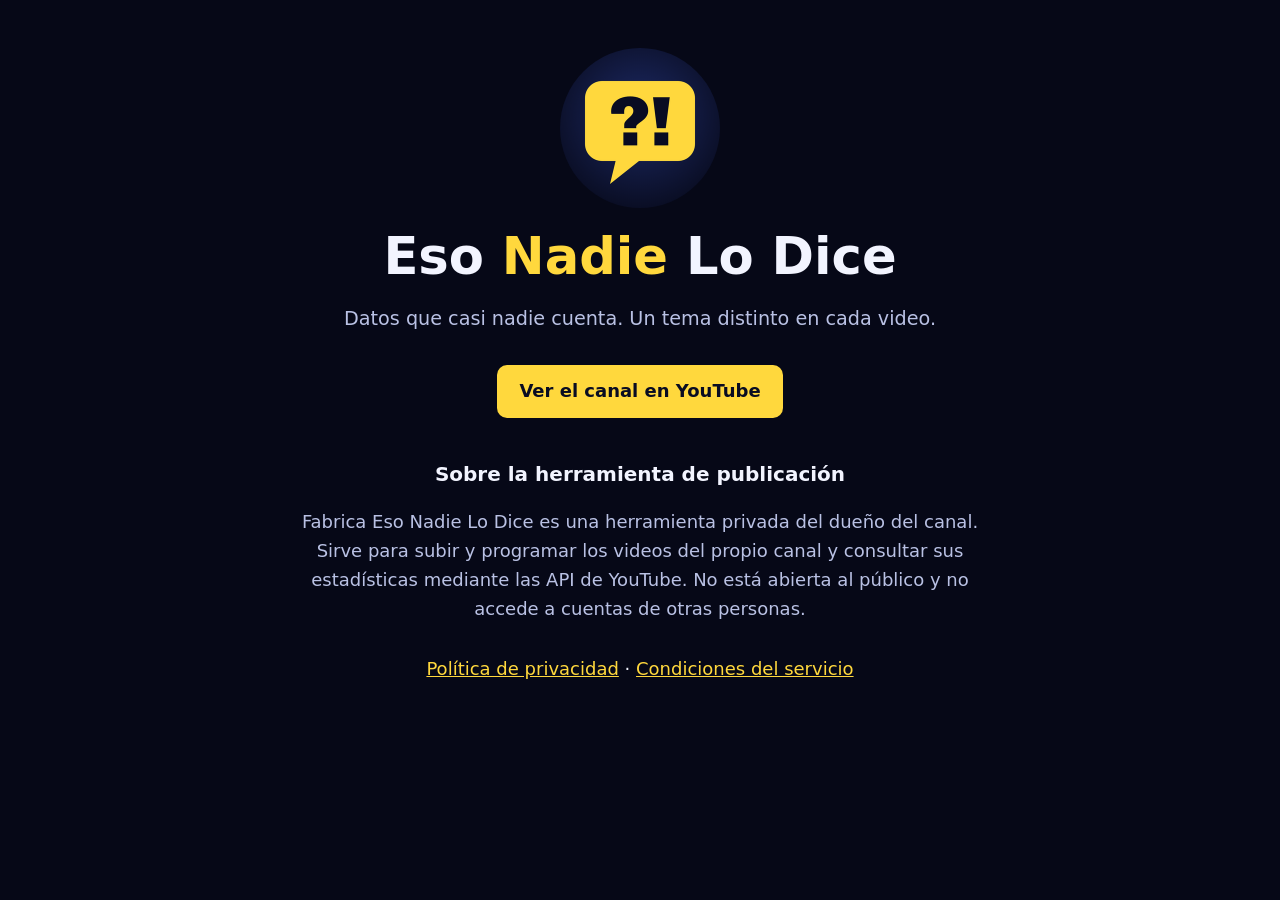
<file: index.html>
<!doctype html>
<html lang="es">
<head>
<meta charset="utf-8">
<meta name="viewport" content="width=device-width, initial-scale=1">
<title>Eso Nadie Lo Dice</title>
<meta name="description" content="Canal de YouTube de datos curiosos en español: un tema distinto en cada video.">
<link rel="icon" href="perfil.png">
<link rel="stylesheet" href="estilo.css">
</head>
<body>
<main>
  <img class="logo" src="perfil.png" alt="Logo de Eso Nadie Lo Dice" width="160" height="160">
  <h1>Eso <span>Nadie</span> Lo Dice</h1>
  <p class="lema">Datos que casi nadie cuenta. Un tema distinto en cada video.</p>
  <a class="boton" href="https://www.youtube.com/@EsoNadieLoDice">Ver el canal en YouTube</a>
  <h2>Sobre la herramienta de publicación</h2>
  <p>Fabrica Eso Nadie Lo Dice es una herramienta privada del dueño del canal. Sirve para subir y programar los videos del propio canal y consultar sus estadísticas mediante las API de YouTube. No está abierta al público y no accede a cuentas de otras personas.</p>
  <nav><a href="privacidad.html">Política de privacidad</a> · <a href="terminos.html">Condiciones del servicio</a></nav>
</main>
</body>
</html>
</file>
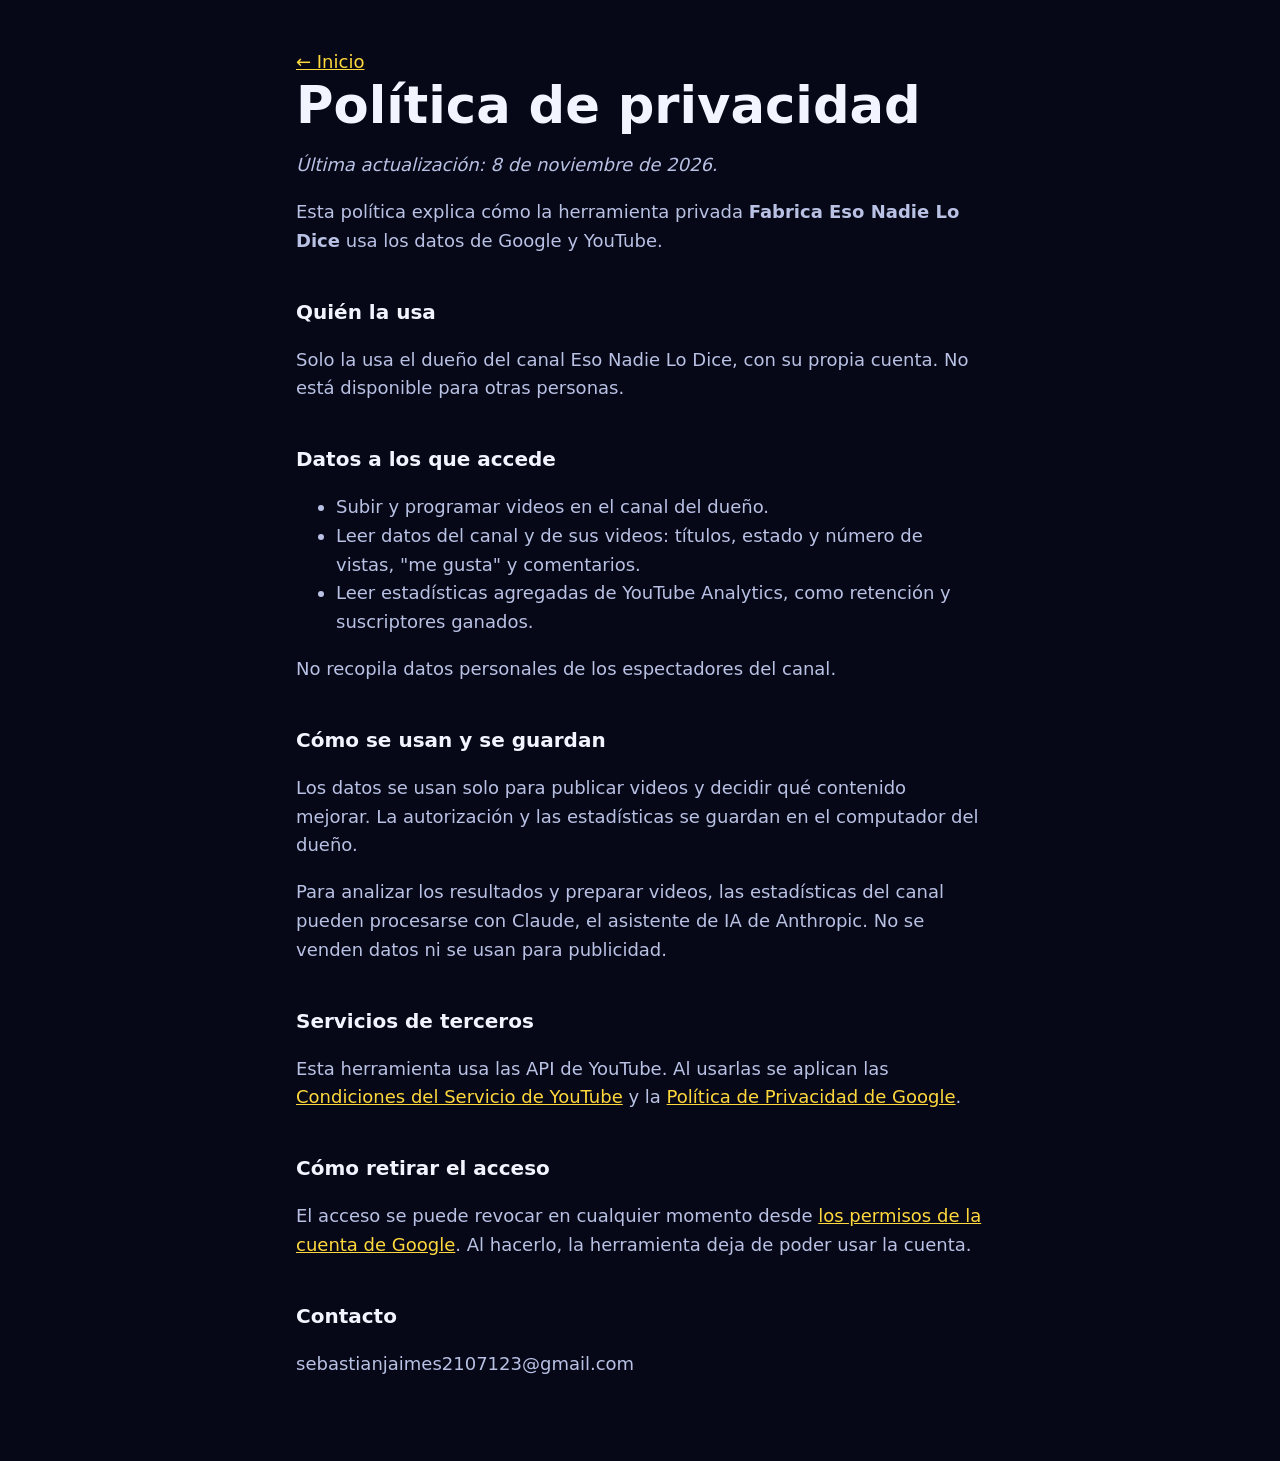
<file: privacidad.html>
<!doctype html>
<html lang="es">
<head>
<meta charset="utf-8">
<meta name="viewport" content="width=device-width, initial-scale=1">
<title>Política de privacidad | Eso Nadie Lo Dice</title>
<link rel="icon" href="perfil.png">
<link rel="stylesheet" href="estilo.css">
</head>
<body>
<main class="texto">
  <a href="index.html">← Inicio</a>
  <h1>Política de privacidad</h1>
  <p><em>Última actualización: 8 de noviembre de 2026.</em></p>
  <p>Esta política explica cómo la herramienta privada <strong>Fabrica Eso Nadie Lo Dice</strong> usa los datos de Google y YouTube.</p>
  <h2>Quién la usa</h2>
  <p>Solo la usa el dueño del canal Eso Nadie Lo Dice, con su propia cuenta. No está disponible para otras personas.</p>
  <h2>Datos a los que accede</h2>
  <ul>
    <li>Subir y programar videos en el canal del dueño.</li>
    <li>Leer datos del canal y de sus videos: títulos, estado y número de vistas, "me gusta" y comentarios.</li>
    <li>Leer estadísticas agregadas de YouTube Analytics, como retención y suscriptores ganados.</li>
  </ul>
  <p>No recopila datos personales de los espectadores del canal.</p>
  <h2>Cómo se usan y se guardan</h2>
  <p>Los datos se usan solo para publicar videos y decidir qué contenido mejorar. La autorización y las estadísticas se guardan en el computador del dueño.</p>
  <p>Para analizar los resultados y preparar videos, las estadísticas del canal pueden procesarse con Claude, el asistente de IA de Anthropic. No se venden datos ni se usan para publicidad.</p>
  <h2>Servicios de terceros</h2>
  <p>Esta herramienta usa las API de YouTube. Al usarlas se aplican las <a href="https://www.youtube.com/t/terms">Condiciones del Servicio de YouTube</a> y la <a href="https://policies.google.com/privacy">Política de Privacidad de Google</a>.</p>
  <h2>Cómo retirar el acceso</h2>
  <p>El acceso se puede revocar en cualquier momento desde <a href="https://myaccount.google.com/permissions">los permisos de la cuenta de Google</a>. Al hacerlo, la herramienta deja de poder usar la cuenta.</p>
  <h2>Contacto</h2>
  <p>sebastianjaimes2107123@gmail.com</p>
</main>
</body>
</html>
</file>
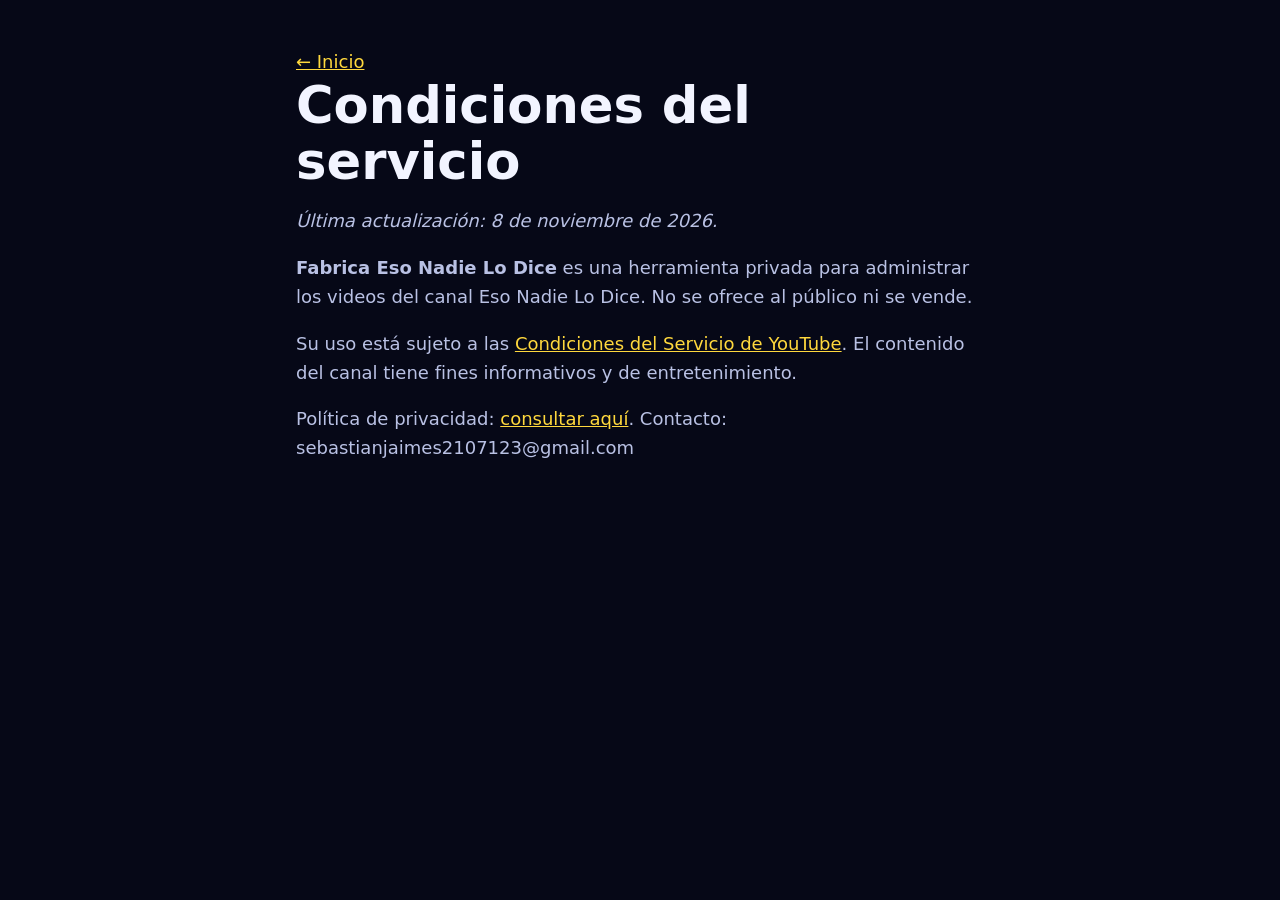
<file: terminos.html>
<!doctype html>
<html lang="es">
<head>
<meta charset="utf-8">
<meta name="viewport" content="width=device-width, initial-scale=1">
<title>Condiciones del servicio | Eso Nadie Lo Dice</title>
<link rel="icon" href="perfil.png">
<link rel="stylesheet" href="estilo.css">
</head>
<body>
<main class="texto">
  <a href="index.html">← Inicio</a>
  <h1>Condiciones del servicio</h1>
  <p><em>Última actualización: 8 de noviembre de 2026.</em></p>
  <p><strong>Fabrica Eso Nadie Lo Dice</strong> es una herramienta privada para administrar los videos del canal Eso Nadie Lo Dice. No se ofrece al público ni se vende.</p>
  <p>Su uso está sujeto a las <a href="https://www.youtube.com/t/terms">Condiciones del Servicio de YouTube</a>. El contenido del canal tiene fines informativos y de entretenimiento.</p>
  <p>Política de privacidad: <a href="privacidad.html">consultar aquí</a>. Contacto: sebastianjaimes2107123@gmail.com</p>
</main>
</body>
</html>
</file>
<file: estilo.css>
:root { --fondo: #060817; --texto: #f2f4ff; --suave: #b9c1e4; --marca: #ffd83d; }
* { box-sizing: border-box; }
body { margin: 0; background: var(--fondo); color: var(--texto); font: 18px/1.6 system-ui, -apple-system, "Segoe UI", Roboto, sans-serif; }
main { max-width: 720px; margin: 0 auto; padding: 48px 16px 64px; text-align: center; }
main.texto { text-align: left; }
.logo { border-radius: 50%; display: block; margin: 0 auto 20px; }
h1 { font-size: clamp(2rem, 7vw, 3.2rem); line-height: 1.1; margin: 0 0 12px; font-weight: 900; }
h1 span { color: var(--marca); }
h2 { font-size: 1.25rem; margin: 40px 0 8px; }
p, li { color: var(--suave); }
a { color: var(--marca); }
.lema { font-size: 1.2rem; }
.boton { display: inline-block; margin-top: 12px; padding: 12px 22px; border-radius: 10px; background: var(--marca); color: #090c22; font-weight: 800; text-decoration: none; }
nav { margin-top: 32px; }
</file>
